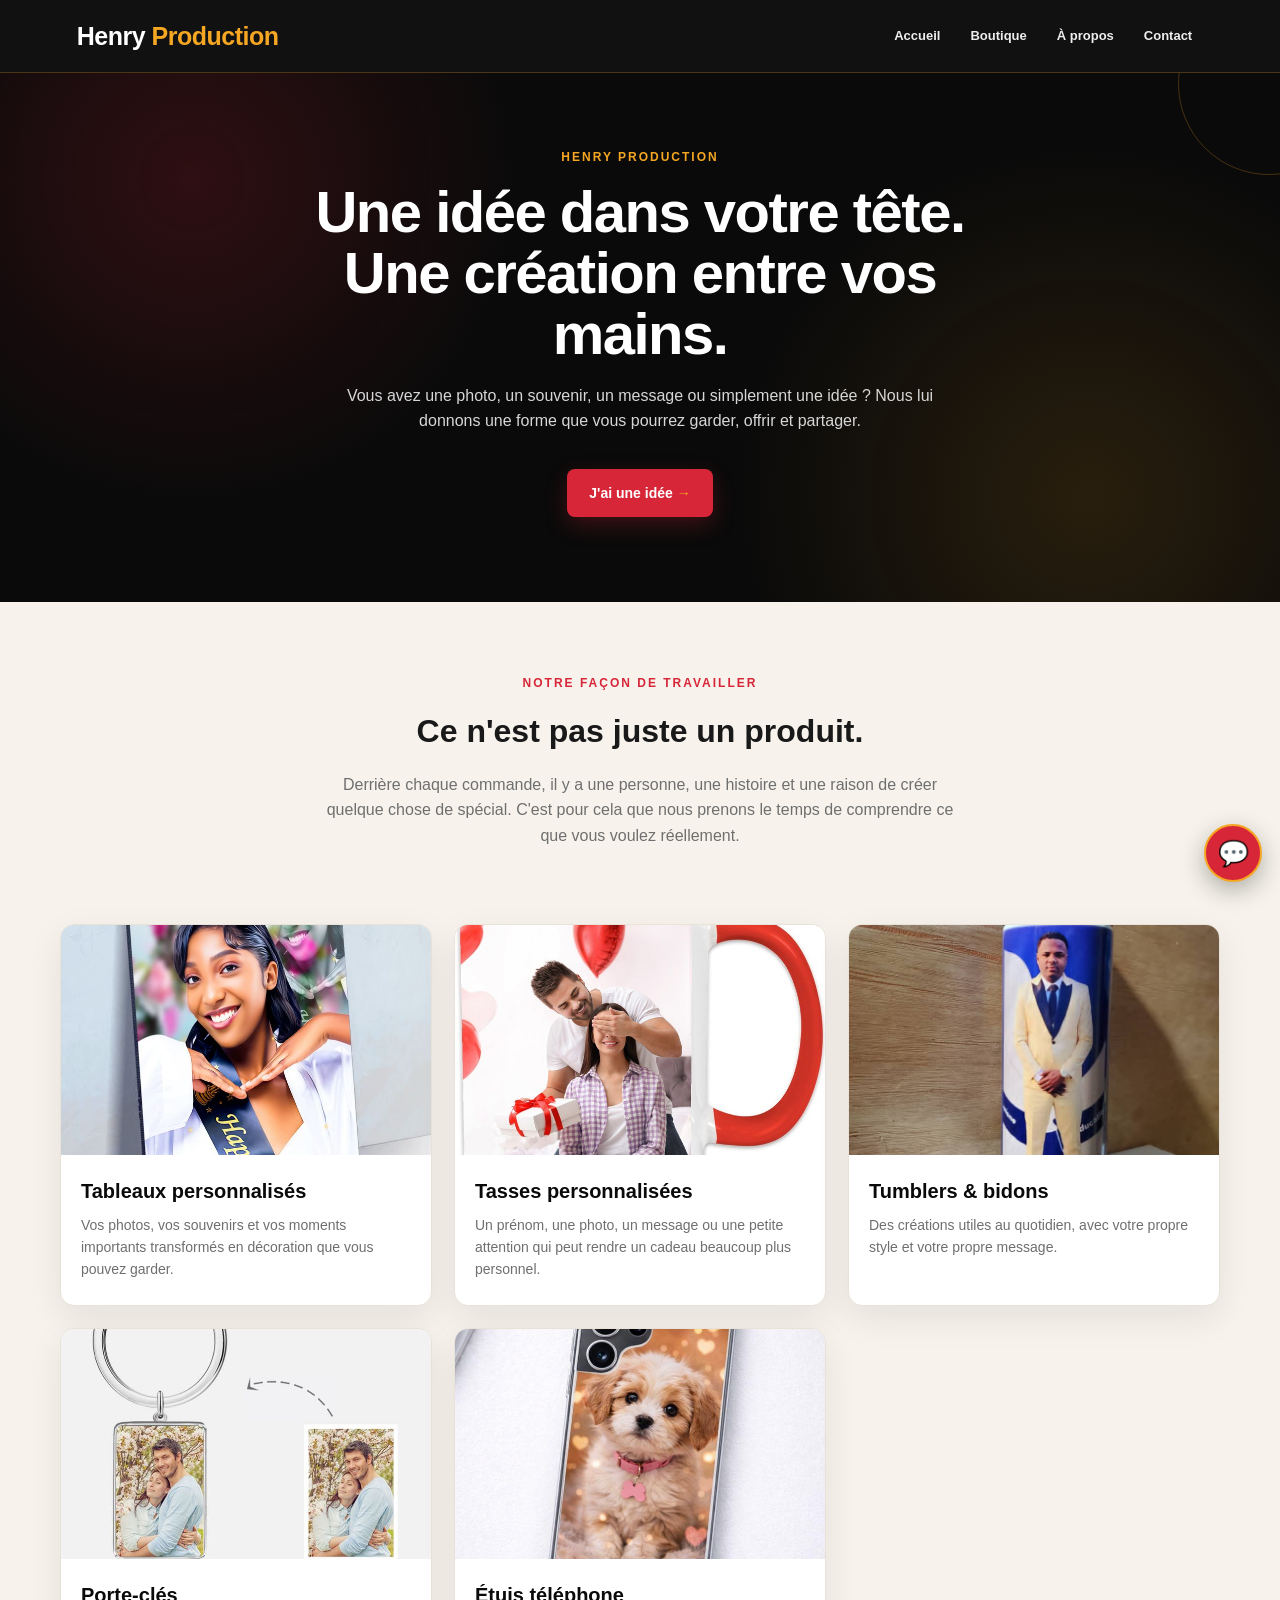
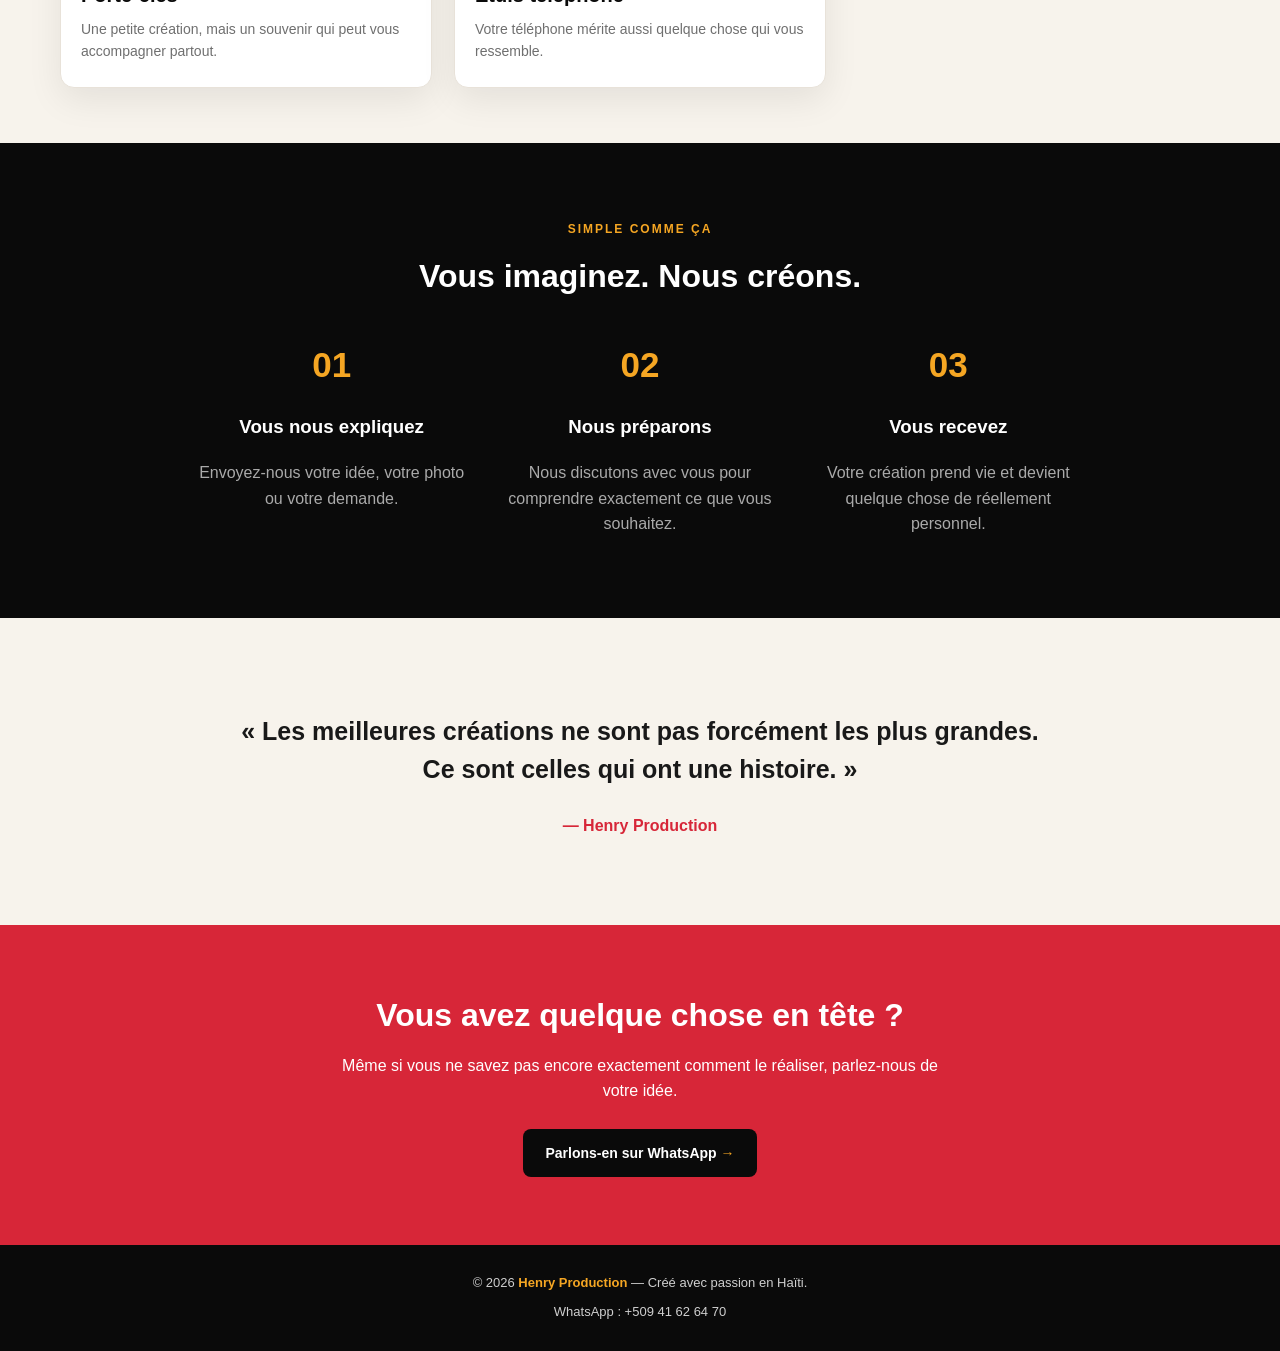
<file: index.html>
<!DOCTYPE html>
<html lang="fr">
<head>
  <meta charset="UTF-8">

  <meta name="viewport" content="width=device-width, initial-scale=1.0">

  <meta name="description"
    content="Henry Production — créations personnalisées pensées pour vos moments, vos souvenirs et vos idées en Haïti.">

  <title>Henry Production | Une idée. Une création.</title>

  <link rel="stylesheet" href="css/style.css">
</head>

<body>

<!-- =========================
     HEADER
========================= -->

<header>

  <h1>
    Henry <span>Production</span>
  </h1>

  <nav>
    <a href="index.html">Accueil</a>
    <a href="boutique_complet.html">Boutique</a>
    <a href="apropos.html">À propos</a>
    <a href="contact.html">Contact</a>
  </nav>

</header>


<!-- =========================
     HERO
========================= -->

<section class="hero">

  <p style="
    color:#f5a623;
    font-weight:700;
    letter-spacing:2px;
    text-transform:uppercase;
    font-size:12px;
    margin-bottom:15px;
  ">
    Henry Production
  </p>

  <h2>
    Une idée dans votre tête.
    <br>
    Une création entre vos mains.
  </h2>

  <p>
    Vous avez une photo, un souvenir, un message ou simplement
    une idée ? Nous lui donnons une forme que vous pourrez
    garder, offrir et partager.
  </p>

  <a class="btn" href="boutique_complet.html">
    J'ai une idée
  </a>

</section>


<!-- =========================
     NOTRE APPROCHE
========================= -->

<section style="
  max-width:900px;
  margin:auto;
  padding:60px 20px 20px;
  text-align:center;
">

  <p style="
    color:#d72638;
    font-weight:800;
    text-transform:uppercase;
    letter-spacing:2px;
    font-size:12px;
  ">
    Notre façon de travailler
  </p>

  <h2 style="
    font-size:32px;
    margin:10px 0 15px;
  ">
    Ce n'est pas juste un produit.
  </h2>

  <p style="
    color:#6f6f6f;
    max-width:650px;
    margin:auto;
  ">
    Derrière chaque commande, il y a une personne, une histoire
    et une raison de créer quelque chose de spécial.
    C'est pour cela que nous prenons le temps de comprendre
    ce que vous voulez réellement.
  </p>

</section>


<!-- =========================
     PRODUITS
========================= -->

<section class="features">

  <div class="card">

    <img src="img/tableau.jpg" alt="Tableau personnalisé Henry Production">

    <h3>Tableaux personnalisés</h3>

    <p>
      Vos photos, vos souvenirs et vos moments importants
      transformés en décoration que vous pouvez garder.
    </p>

  </div>


  <div class="card">

    <img src="img/tasse.jpg" alt="Tasse personnalisée Henry Production">

    <h3>Tasses personnalisées</h3>

    <p>
      Un prénom, une photo, un message ou une petite attention
      qui peut rendre un cadeau beaucoup plus personnel.
    </p>

  </div>


  <div class="card">

    <img src="img/bidon.jpg" alt="Bidon personnalisé Henry Production">

    <h3>Tumblers & bidons</h3>

    <p>
      Des créations utiles au quotidien, avec votre propre
      style et votre propre message.
    </p>

  </div>


  <div class="card">

    <img src="img/porte-cle.jpg" alt="Porte-clé personnalisé Henry Production">

    <h3>Porte-clés</h3>

    <p>
      Une petite création, mais un souvenir qui peut vous
      accompagner partout.
    </p>

  </div>


  <div class="card">

    <img src="img/etuis.jpg" alt="Étui téléphone personnalisé Henry Production">

    <h3>Étuis téléphone</h3>

    <p>
      Votre téléphone mérite aussi quelque chose qui vous
      ressemble.
    </p>

  </div>

</section>


<!-- =========================
     COMMENT ÇA MARCHE
========================= -->

<section style="
  background:#0a0a0a;
  color:white;
  padding:65px 20px;
  text-align:center;
">

  <p style="
    color:#f5a623;
    font-weight:800;
    text-transform:uppercase;
    letter-spacing:2px;
    font-size:12px;
  ">
    Simple comme ça
  </p>

  <h2 style="
    font-size:32px;
    margin:10px 0 35px;
  ">
    Vous imaginez.
    Nous créons.
  </h2>


  <div style="
    max-width:900px;
    margin:auto;
    display:grid;
    grid-template-columns:repeat(auto-fit,minmax(200px,1fr));
    gap:25px;
  ">

    <div>
      <div style="
        font-size:35px;
        color:#f5a623;
        font-weight:800;
      ">
        01
      </div>

      <h3>Vous nous expliquez</h3>

      <p style="color:#aaa;">
        Envoyez-nous votre idée, votre photo ou votre demande.
      </p>
    </div>


    <div>
      <div style="
        font-size:35px;
        color:#f5a623;
        font-weight:800;
      ">
        02
      </div>

      <h3>Nous préparons</h3>

      <p style="color:#aaa;">
        Nous discutons avec vous pour comprendre exactement
        ce que vous souhaitez.
      </p>
    </div>


    <div>
      <div style="
        font-size:35px;
        color:#f5a623;
        font-weight:800;
      ">
        03
      </div>

      <h3>Vous recevez</h3>

      <p style="color:#aaa;">
        Votre création prend vie et devient quelque chose
        de réellement personnel.
      </p>
    </div>

  </div>

</section>


<!-- =========================
     MESSAGE HUMAIN
========================= -->

<section style="
  max-width:850px;
  margin:auto;
  padding:70px 20px;
  text-align:center;
">

  <p style="
    font-size:25px;
    line-height:1.5;
    font-weight:600;
  ">
    « Les meilleures créations ne sont pas forcément
    les plus grandes. Ce sont celles qui ont une histoire. »
  </p>

  <p style="
    color:#d72638;
    font-weight:700;
  ">
    — Henry Production
  </p>

</section>


<!-- =========================
     CTA
========================= -->

<section style="
  margin:0;
  padding:65px 20px;
  background:#d72638;
  color:white;
  text-align:center;
">

  <h2 style="
    font-size:32px;
    margin:0 0 12px;
  ">
    Vous avez quelque chose en tête ?
  </h2>

  <p style="
    max-width:600px;
    margin:0 auto 25px;
  ">
    Même si vous ne savez pas encore exactement comment
    le réaliser, parlez-nous de votre idée.
  </p>

  <a
    class="btn"
    href="https://wa.me/50941626470"
    style="
      background:#0a0a0a;
      box-shadow:none;
    "
  >
    Parlons-en sur WhatsApp
  </a>

</section>


<!-- =========================
     FOOTER
========================= -->

<footer>

  <p>
    © 2026 <strong>Henry Production</strong>
    — Créé avec passion en Haïti.
  </p>

  <p style="margin-top:8px;">
    WhatsApp : +509 41 62 64 70
  </p>

</footer>


<!-- =========================
     CHATBOT
========================= -->

<script src="js/chatbot.js"></script>

</body>
</html>
</file>
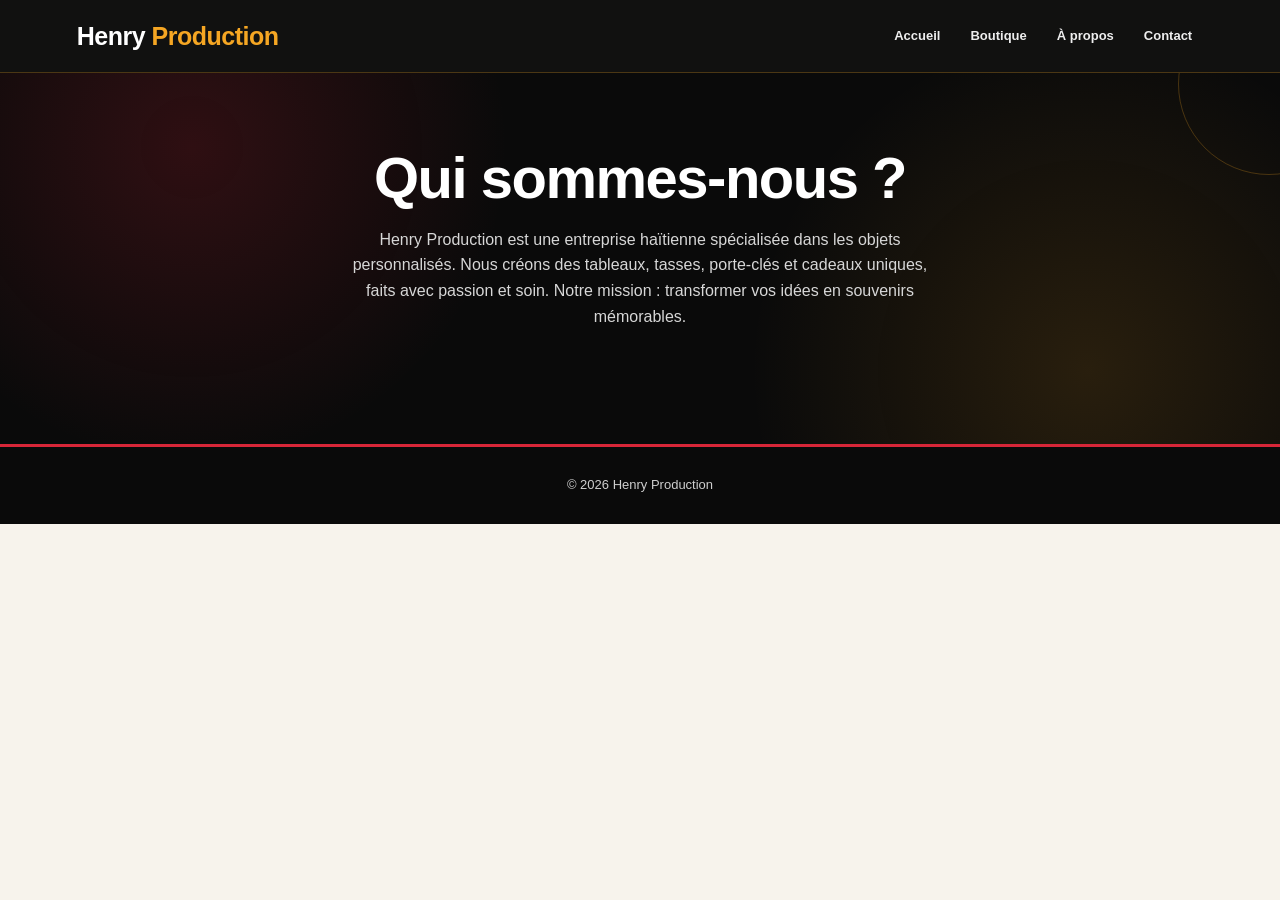
<file: apropos.html>
<!DOCTYPE html>
<html lang="fr">
<head>
  <meta charset="UTF-8">
  <title>À propos - Henry Production</title>
  <link rel="stylesheet" href="css/style.css">
</head>
<body>
<header>
  <h1>Henry <span>Production</span></h1>
  <nav>
    <a href="index.html">Accueil</a>
    <a href="boutique_complet.html">Boutique</a>
    <a href="apropos.html">À propos</a>
    <a href="contact.html">Contact</a>
  </nav>
</header>

<section class="hero">
  <h2>Qui sommes-nous ?</h2>
  <p>Henry Production est une entreprise haïtienne spécialisée dans les objets personnalisés.
  Nous créons des tableaux, tasses, porte-clés et cadeaux uniques, faits avec passion et soin.
  Notre mission : transformer vos idées en souvenirs mémorables.</p>
</section>

<footer>
  <p>© 2026 Henry Production</p>
</footer>
</body>
</html>
</file>
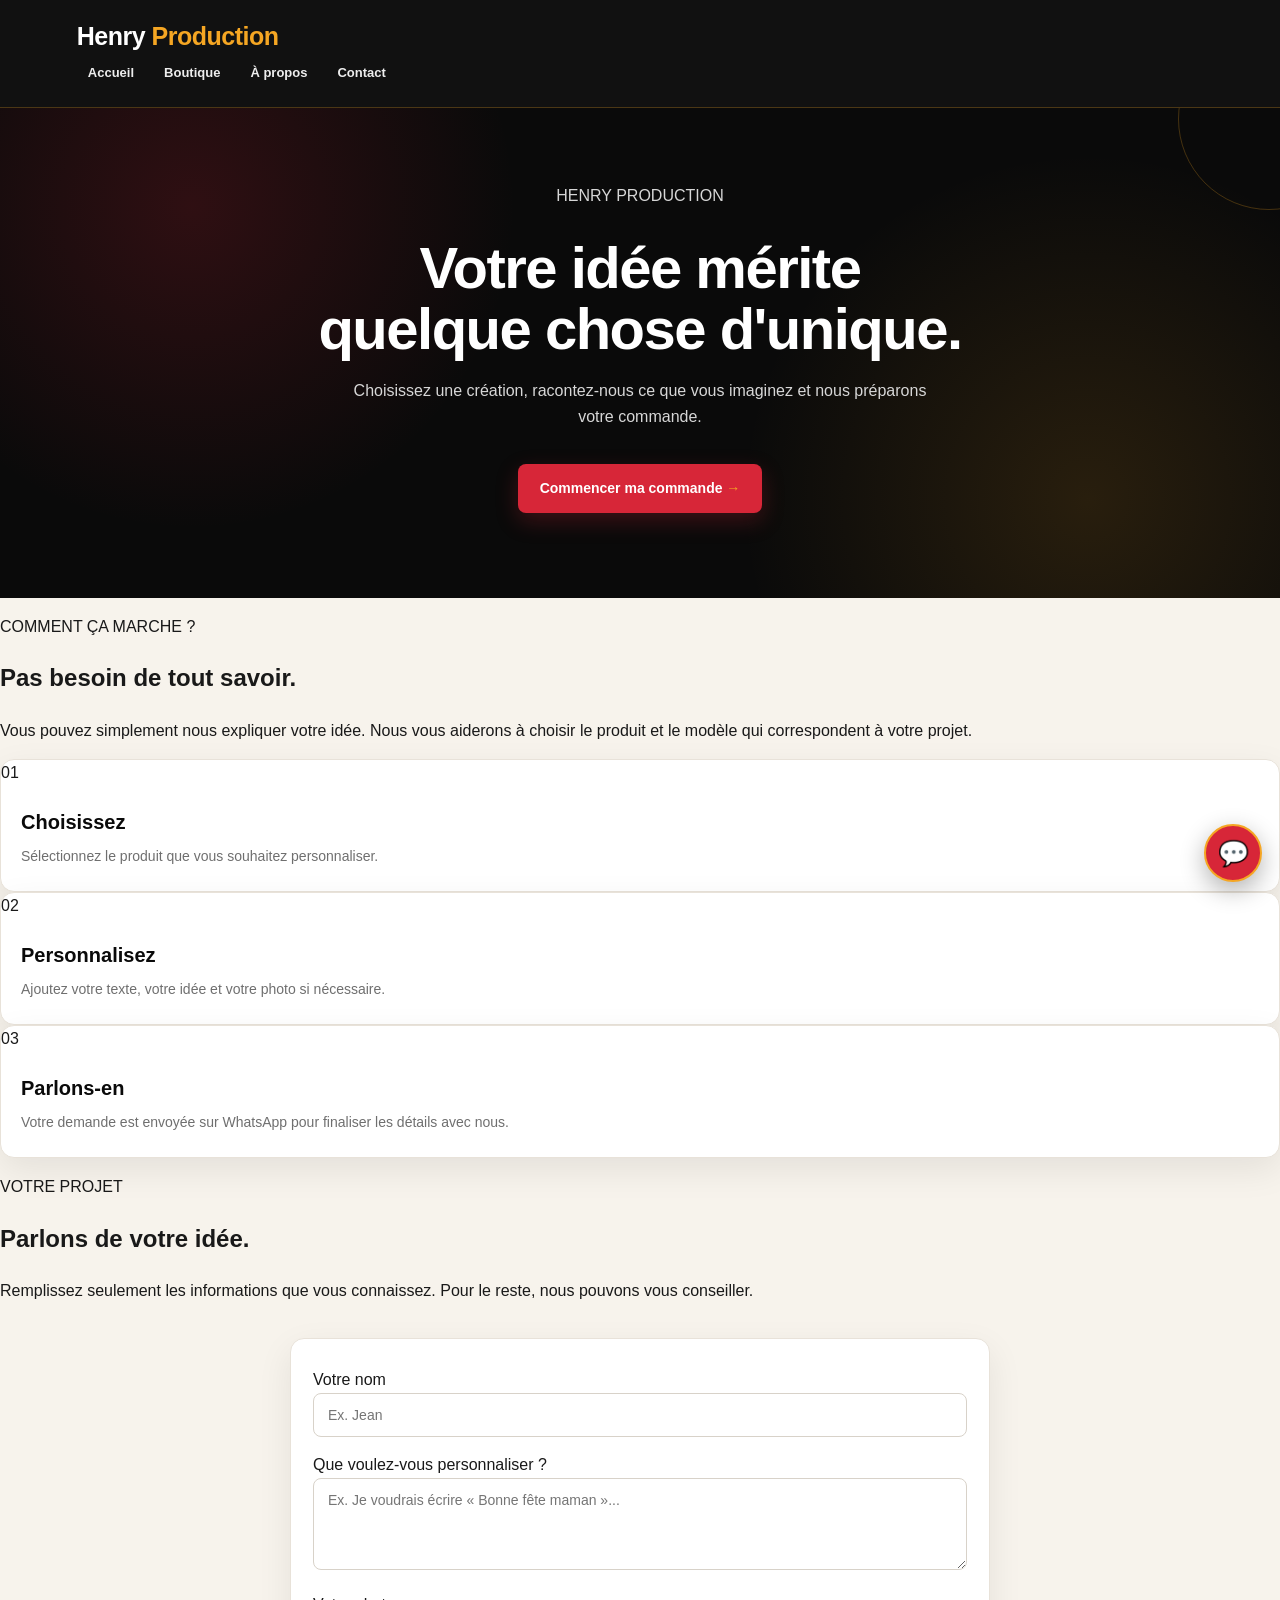
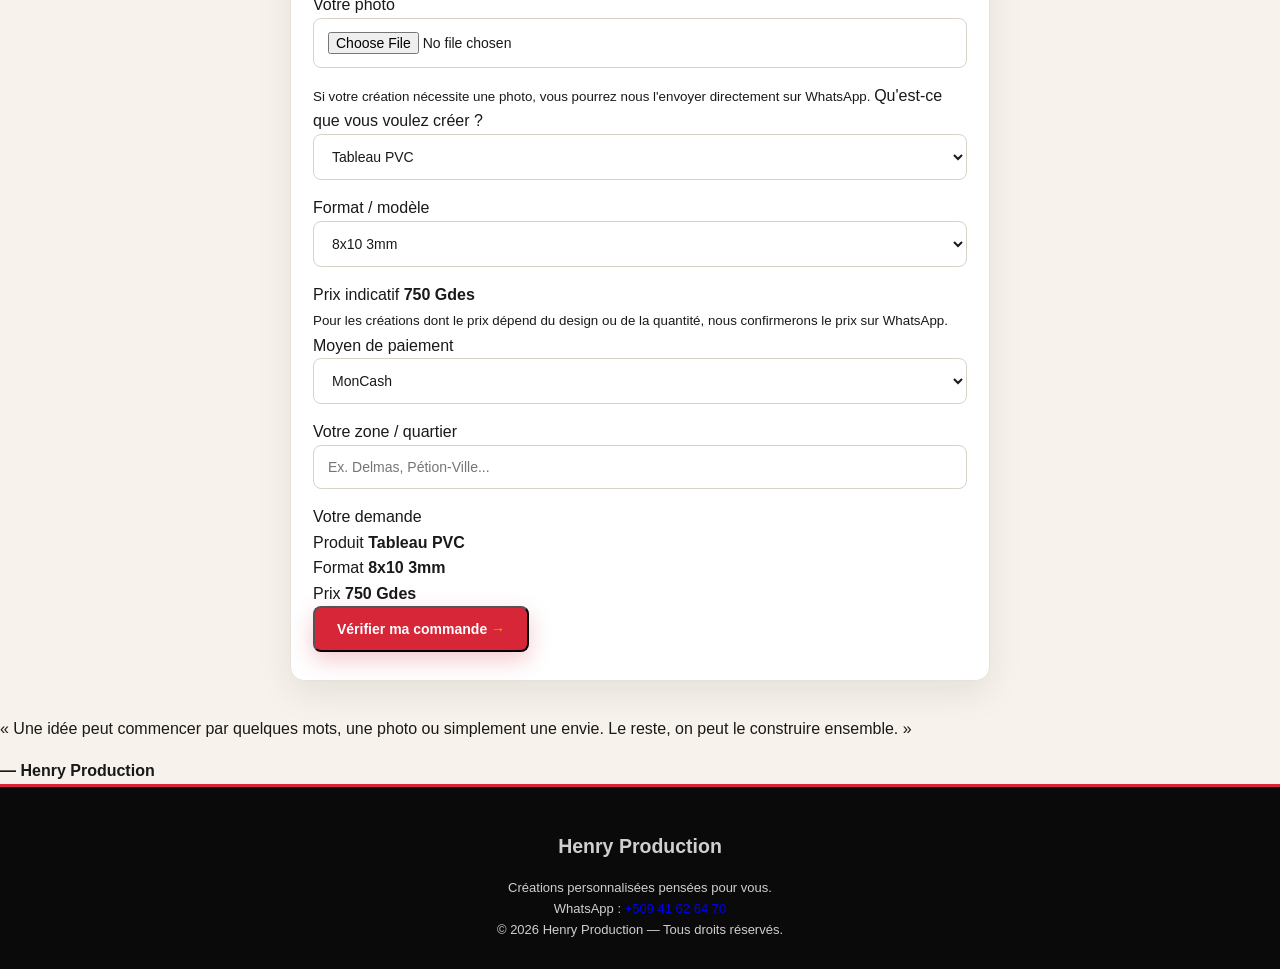
<file: boutique_complet.html>
<!DOCTYPE html>
<html lang="fr">
<head>
  <meta charset="UTF-8">

  <meta name="viewport" content="width=device-width, initial-scale=1.0">

  <meta name="description"
        content="Boutique Henry Production — créations personnalisées, tableaux PVC, tasses, porte-clés, bidons et cadeaux.">

  <meta name="theme-color" content="#0A0A0A">

  <title>Boutique | Henry Production</title>

  <link rel="stylesheet" href="css/style.css">
</head>

<body>

<header>
  <div class="container">
    <h1>Henry <span>Production</span></h1>

    <nav>
      <a href="index.html">Accueil</a>
      <a href="boutique_complet.html" class="active">Boutique</a>
      <a href="apropos.html">À propos</a>
      <a href="contact.html">Contact</a>
    </nav>
  </div>
</header>


<main>

  <!-- INTRODUCTION -->
  <section class="hero">
    <div class="container">

      <p class="eyebrow">HENRY PRODUCTION</p>

      <h2>Votre idée mérite<br>quelque chose d'unique.</h2>

      <p>
        Choisissez une création, racontez-nous ce que vous imaginez
        et nous préparons votre commande.
      </p>

      <a href="#commande" class="btn">
        Commencer ma commande
      </a>

    </div>
  </section>


  <!-- PETITE INTRO HUMAINE -->
  <section class="section">
    <div class="container">

      <div class="section-title">
        <p class="eyebrow">COMMENT ÇA MARCHE ?</p>

        <h2>Pas besoin de tout savoir.</h2>

        <p>
          Vous pouvez simplement nous expliquer votre idée.
          Nous vous aiderons à choisir le produit et le modèle
          qui correspondent à votre projet.
        </p>
      </div>


      <div class="grid">

        <div class="card">
          <span class="card-number">01</span>
          <h3>Choisissez</h3>
          <p>
            Sélectionnez le produit que vous souhaitez personnaliser.
          </p>
        </div>

        <div class="card">
          <span class="card-number">02</span>
          <h3>Personnalisez</h3>
          <p>
            Ajoutez votre texte, votre idée et votre photo si nécessaire.
          </p>
        </div>

        <div class="card">
          <span class="card-number">03</span>
          <h3>Parlons-en</h3>
          <p>
            Votre demande est envoyée sur WhatsApp pour finaliser
            les détails avec nous.
          </p>
        </div>

      </div>

    </div>
  </section>


  <!-- FORMULAIRE -->
  <section class="section" id="commande">

    <div class="container">

      <div class="section-title">

        <p class="eyebrow">VOTRE PROJET</p>

        <h2>Parlons de votre idée.</h2>

        <p>
          Remplissez seulement les informations que vous connaissez.
          Pour le reste, nous pouvons vous conseiller.
        </p>

      </div>


      <form class="form" id="formBoutique">

        <!-- NOM -->
        <label for="nom">
          Votre nom
        </label>

        <input
          type="text"
          id="nom"
          name="nom"
          placeholder="Ex. Jean"
          autocomplete="name"
          required
        >


        <!-- MESSAGE -->
        <label for="texte">
          Que voulez-vous personnaliser ?
        </label>

        <textarea
          id="texte"
          name="texte"
          rows="4"
          placeholder="Ex. Je voudrais écrire « Bonne fête maman »..."
        ></textarea>


        <!-- PHOTO -->
        <label for="photo">
          Votre photo
        </label>

        <input
          type="file"
          id="photo"
          name="photo"
          accept="image/*"
        >

        <small>
          Si votre création nécessite une photo, vous pourrez nous
          l'envoyer directement sur WhatsApp.
        </small>


        <!-- PRODUIT -->
        <label for="produit">
          Qu'est-ce que vous voulez créer ?
        </label>

        <select
          id="produit"
          name="produit"
          onchange="majOptions()"
        >

          <option value="Tableau PVC">
            Tableau PVC
          </option>

          <option value="Tasse">
            Tasse
          </option>

          <option value="Porte-clé">
            Porte-clé
          </option>

          <option value="Bidon">
            Bidon / Tumbler
          </option>

          <option value="Agenda / Cahier">
            Agenda / Cahier
          </option>

          <option value="Bijoux">
            Bijoux
          </option>

          <option value="Bourse">
            Bourse
          </option>

          <option value="Maillot">
            Impression Maillot
          </option>

          <option value="Plaque Céramique">
            Plaque Céramique
          </option>

          <option value="Autres">
            Autres
          </option>

        </select>


        <!-- OPTION -->
        <label for="options">
          Format / modèle
        </label>

        <select
          id="options"
          name="options"
          onchange="calculPrix()"
        ></select>


        <!-- PRIX -->
        <div class="price-box">

          <span class="price-label">
            Prix indicatif
          </span>

          <strong>
            <span id="prix">0</span> Gdes
          </strong>

        </div>

        <small>
          Pour les créations dont le prix dépend du design ou de la
          quantité, nous confirmerons le prix sur WhatsApp.
        </small>


        <!-- PAIEMENT -->
        <label for="paiement">
          Moyen de paiement
        </label>

        <select
          id="paiement"
          name="paiement"
        >

          <option value="MonCash">
            MonCash
          </option>

          <option value="NatCash">
            NatCash
          </option>

        </select>


        <!-- ZONE -->
        <label for="zone">
          Votre zone / quartier
        </label>

        <input
          type="text"
          id="zone"
          name="zone"
          placeholder="Ex. Delmas, Pétion-Ville..."
        >


        <!-- RÉSUMÉ -->
        <div class="order-summary">

          <div class="summary-title">
            Votre demande
          </div>

          <div class="summary-row">
            <span>Produit</span>
            <strong id="resumeProduit">
              Tableau PVC
            </strong>
          </div>

          <div class="summary-row">
            <span>Format</span>
            <strong id="resumeOption">
              —
            </strong>
          </div>

          <div class="summary-row">
            <span>Prix</span>
            <strong>
              <span id="resumePrix">0</span> Gdes
            </strong>
          </div>

        </div>


        <!-- BOUTON -->
        <button
          type="button"
          class="btn"
          onclick="preparerCommande()"
        >
          Vérifier ma commande
        </button>

      </form>

    </div>

  </section>


  <!-- CONFIRMATION -->
  <section
    class="section confirmation-section"
    id="confirmation"
    style="display:none;"
  >

    <div class="container">

      <div class="section-title">

        <p class="eyebrow">DERNIÈRE ÉTAPE</p>

        <h2>Voici votre demande.</h2>

        <p>
          Vérifiez les informations avant de nous envoyer votre commande.
        </p>

      </div>


      <div class="confirmation-card">

        <div id="confirmationDetails"></div>


        <div class="confirmation-actions">

          <button
            type="button"
            class="btn"
            onclick="envoyerCommandeWhatsApp()"
          >
            Confirmer sur WhatsApp
          </button>

          <button
            type="button"
            class="btn btn-secondary"
            onclick="modifierCommande()"
          >
            Modifier
          </button>

        </div>

      </div>

    </div>

  </section>


  <!-- MESSAGE HUMAIN -->
  <section class="section">

    <div class="container">

      <div class="quote-box">

        <p>
          « Une idée peut commencer par quelques mots,
          une photo ou simplement une envie.
          Le reste, on peut le construire ensemble. »
        </p>

        <strong>
          — Henry Production
        </strong>

      </div>

    </div>

  </section>

</main>


<!-- FOOTER -->
<footer>

  <div class="container">

    <h2>
      Henry <span>Production</span>
    </h2>

    <p>
      Créations personnalisées pensées pour vous.
    </p>

    <p>
      WhatsApp :
      <a
        href="https://wa.me/50941626470"
        target="_blank"
        rel="noopener"
      >
        +509 41 62 64 70
      </a>
    </p>

    <p>
      © 2026 Henry Production — Tous droits réservés.
    </p>

  </div>

</footer>


<!-- CHATBOT -->
<script src="js/chatbot.js"></script>


<!-- CATALOGUE ET COMMANDE -->
<script src="js/script_boutique.js"></script>


<script>

  /*
   * Henry Production
   * Parcours de commande
   */

  let commande = {};


  /*
   * Mettre à jour le résumé
   */
  function mettreAJourResume() {

    const produit =
      document.getElementById("produit").value;

    const options =
      document.getElementById("options");

    const option =
      options.options[options.selectedIndex]
        ? options.options[options.selectedIndex].text
        : "—";

    const prix =
      document.getElementById("prix").innerText;


    document.getElementById("resumeProduit").innerText =
      produit;

    document.getElementById("resumeOption").innerText =
      option;

    document.getElementById("resumePrix").innerText =
      prix;
  }


  /*
   * Préparer la commande
   */
  function preparerCommande() {

    const nom =
      document.getElementById("nom").value.trim();

    const texte =
      document.getElementById("texte").value.trim();

    const produit =
      document.getElementById("produit").value;

    const options =
      document.getElementById("options");

    const option =
      options.options[options.selectedIndex]
        ? options.options[options.selectedIndex].text
        : "";

    const prix =
      document.getElementById("prix").innerText;

    const paiement =
      document.getElementById("paiement").value;

    const zone =
      document.getElementById("zone").value.trim();

    const photo =
      document.getElementById("photo").files.length > 0
        ? "Oui"
        : "Non";


    /*
     * Vérification du nom
     */
    if (!nom) {

      alert("Indiquez votre nom avant de continuer.");

      document.getElementById("nom").focus();

      return;
    }


    /*
     * Sauvegarde de la commande
     */
    commande = {

      nom: nom,

      texte: texte || "Non précisé",

      produit: produit,

      option: option,

      prix: prix,

      paiement: paiement,

      zone: zone || "À préciser",

      photo: photo

    };


    /*
     * Affichage du résumé
     */
    document.getElementById(
      "confirmationDetails"
    ).innerHTML = `

      <div class="summary-row">
        <span>Client</span>
        <strong>${echapper(commande.nom)}</strong>
      </div>

      <div class="summary-row">
        <span>Produit</span>
        <strong>${echapper(commande.produit)}</strong>
      </div>

      <div class="summary-row">
        <span>Format / modèle</span>
        <strong>${echapper(commande.option)}</strong>
      </div>

      <div class="summary-row">
        <span>Personnalisation</span>
        <strong>${echapper(commande.texte)}</strong>
      </div>

      <div class="summary-row">
        <span>Photo</span>
        <strong>${commande.photo}</strong>
      </div>

      <div class="summary-row">
        <span>Prix indicatif</span>
        <strong>${echapper(commande.prix)} Gdes</strong>
      </div>

      <div class="summary-row">
        <span>Paiement</span>
        <strong>${echapper(commande.paiement)}</strong>
      </div>

      <div class="summary-row">
        <span>Zone</span>
        <strong>${echapper(commande.zone)}</strong>
      </div>

    `;


    /*
     * Afficher la confirmation
     */
    document.getElementById(
      "confirmation"
    ).style.display = "block";


    /*
     * Faire défiler vers la confirmation
     */
    document.getElementById(
      "confirmation"
    ).scrollIntoView({
      behavior: "smooth"
    });

  }


  /*
   * Envoyer sur WhatsApp
   */
  function envoyerCommandeWhatsApp() {

    if (!commande.nom) {

      alert("Veuillez préparer votre commande.");

      return;
    }


    const message =

`Bonjour Henry Production.

Je souhaite passer une commande.

━━━━━━━━━━━━━━━━━━
👤 CLIENT
Nom : ${commande.nom}

🛍️ PRODUIT
Produit : ${commande.produit}
Format / modèle : ${commande.option}

✍️ PERSONNALISATION
${commande.texte}

📷 PHOTO
${commande.photo}

💰 PRIX INDICATIF
${commande.prix} Gdes

💳 PAIEMENT
${commande.paiement}

📍 ZONE
${commande.zone}
━━━━━━━━━━━━━━━━━━

Je souhaite confirmer cette demande avec vous.

Merci.`;



    const url =
      "https://wa.me/50941626470?text=" +
      encodeURIComponent(message);


    window.open(
      url,
      "_blank"
    );

  }


  /*
   * Modifier la commande
   */
  function modifierCommande() {

    document.getElementById(
      "confirmation"
    ).style.display = "none";


    document.getElementById(
      "commande"
    ).scrollIntoView({
      behavior: "smooth"
    });

  }


  /*
   * Protection du texte affiché dans HTML
   */
  function echapper(texte) {

    return String(texte)

      .replace(/&/g, "&amp;")

      .replace(/</g, "&lt;")

      .replace(/>/g, "&gt;")

      .replace(/"/g, "&quot;")

      .replace(/'/g, "&#039;");

  }


  /*
   * Mise à jour automatique du résumé
   */
  document
    .getElementById("produit")
    .addEventListener(
      "change",
      function() {

        setTimeout(
          mettreAJourResume,
          50
        );

      }
    );


  document
    .getElementById("options")
    .addEventListener(
      "change",
      mettreAJourResume
    );


  /*
   * Initialisation
   */
  setTimeout(
    mettreAJourResume,
    100
  );

</script>

</body>
</html>
</file>
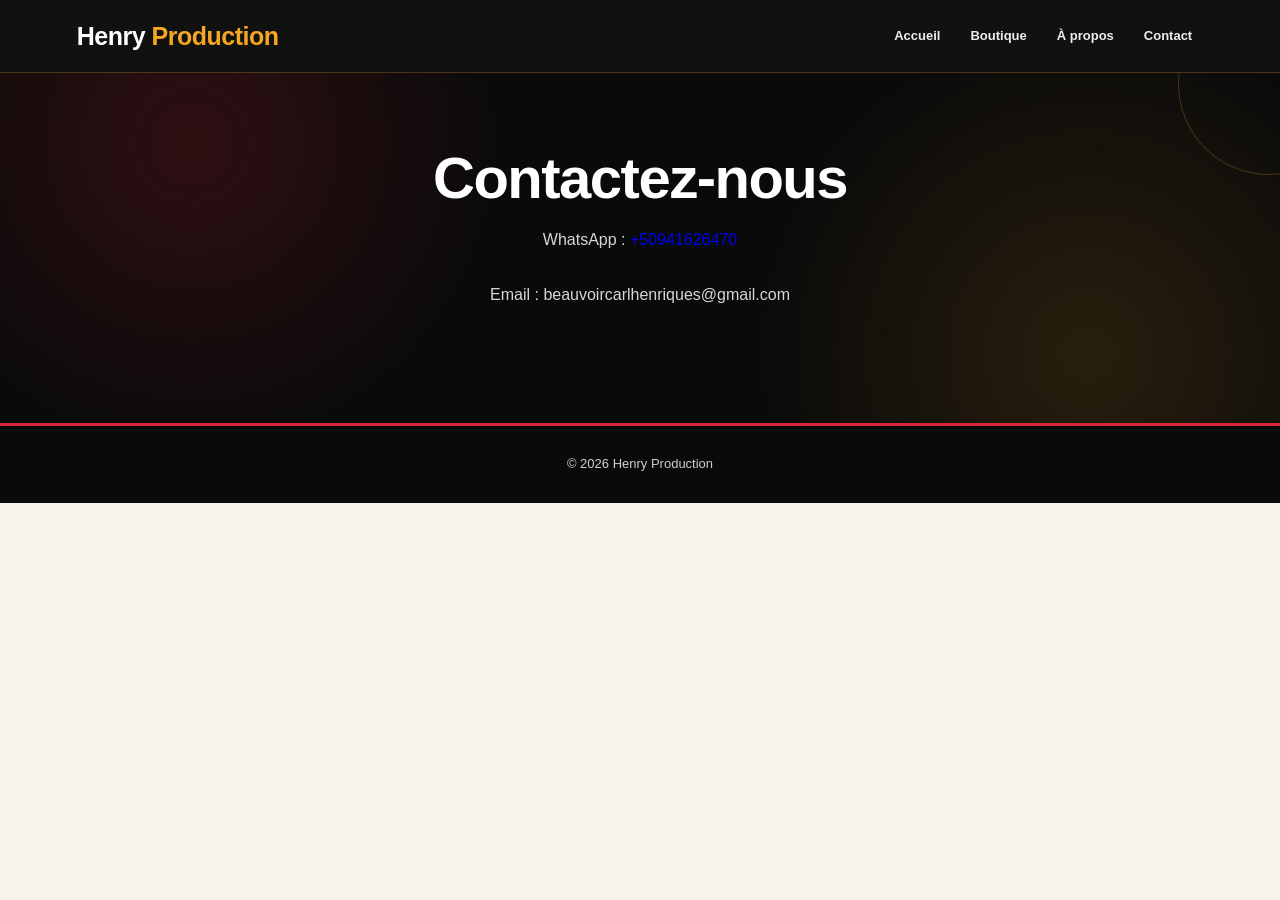
<file: contact.html>
<!DOCTYPE html>
<html lang="fr">
<head>
  <meta charset="UTF-8">
  <title>Contact - Henry Production</title>
  <link rel="stylesheet" href="css/style.css">
</head>
<body>
<header>
  <h1>Henry <span>Production</span></h1>
  <nav>
    <a href="index.html">Accueil</a>
    <a href="boutique_complet.html">Boutique</a>
    <a href="apropos.html">À propos</a>
    <a href="contact.html">Contact</a>
  </nav>
</header>

<section class="hero">
  <h2>Contactez-nous</h2>
  <p>WhatsApp : <a href="https://wa.me/50941626470">+50941626470</a></p>
  <p>Email : beauvoircarlhenriques@gmail.com</p>
</section>

<footer>
  <p>© 2026 Henry Production</p>
</footer>
</body>
</html>
</file>
<file: css/style.css>
/* =========================================================
   HENRY PRODUCTION — IDENTITÉ VISUELLE
   Humain • Créatif • Haïtien • Premium
========================================================= */

:root {
  --black: #0a0a0a;
  --black-soft: #141414;
  --red: #d72638;
  --red-dark: #a91c2b;
  --gold: #f5a623;
  --cream: #f7f3ec;
  --white: #ffffff;
  --text: #191919;
  --muted: #6f6f6f;
  --border: #e8e2d9;
  --shadow: 0 12px 35px rgba(10, 10, 10, 0.08);
}

/* =========================
   BASE
========================= */

* {
  box-sizing: border-box;
}

html {
  scroll-behavior: smooth;
}

body {
  margin: 0;
  padding: 0;
  font-family: "Segoe UI", Arial, sans-serif;
  background: var(--cream);
  color: var(--text);
  line-height: 1.6;
}

img {
  max-width: 100%;
  display: block;
}

a {
  text-decoration: none;
}

/* =========================
   HEADER
========================= */

header {
  position: sticky;
  top: 0;
  z-index: 1000;
  background: rgba(10, 10, 10, 0.97);
  color: var(--white);
  padding: 16px 20px;
  border-bottom: 1px solid rgba(245, 166, 35, 0.25);
}

header h1 {
  margin: 0;
  font-size: 25px;
  font-weight: 800;
  letter-spacing: -0.5px;
}

header h1 span {
  color: var(--gold);
}

nav {
  margin-top: 12px;
  display: flex;
  justify-content: center;
  flex-wrap: wrap;
  gap: 8px;
}

nav a {
  color: #eeeeee;
  padding: 7px 11px;
  border-radius: 20px;
  font-size: 13px;
  font-weight: 600;
  transition: 0.25s ease;
}

nav a:hover {
  background: var(--red);
  color: white;
}

/* =========================
   HERO
========================= */

.hero {
  position: relative;
  overflow: hidden;
  text-align: center;
  padding: 75px 20px 85px;
  background:
    radial-gradient(circle at 15% 20%, rgba(215, 38, 56, 0.18), transparent 28%),
    radial-gradient(circle at 85% 80%, rgba(245, 166, 35, 0.13), transparent 30%),
    var(--black);
  color: white;
}

.hero::before {
  content: "";
  position: absolute;
  width: 180px;
  height: 180px;
  border: 1px solid rgba(245, 166, 35, 0.25);
  border-radius: 50%;
  right: -80px;
  top: -80px;
}

.hero h2 {
  max-width: 760px;
  margin: 0 auto 18px;
  font-size: clamp(32px, 7vw, 58px);
  line-height: 1.05;
  letter-spacing: -1.5px;
}

.hero p {
  max-width: 600px;
  margin: 0 auto 30px;
  color: #d7d7d7;
  font-size: 16px;
}

.hero .btn {
  margin-top: 5px;
}

/* =========================
   BUTTONS
========================= */

.btn {
  display: inline-block;
  background: var(--red);
  color: white;
  padding: 13px 22px;
  border-radius: 8px;
  font-weight: 700;
  font-size: 14px;
  box-shadow: 0 8px 22px rgba(215, 38, 56, 0.25);
  transition: 0.25s ease;
}

.btn:hover {
  background: var(--red-dark);
  transform: translateY(-2px);
}

.btn::after {
  content: " →";
  color: var(--gold);
}

/* =========================
   PRODUCT SECTION
========================= */

.features {
  max-width: 1200px;
  margin: auto;
  display: grid;
  grid-template-columns: 1fr;
  gap: 22px;
  padding: 55px 20px;
}

.card {
  position: relative;
  overflow: hidden;
  background: var(--white);
  padding: 0 0 24px;
  border-radius: 14px;
  border: 1px solid var(--border);
  box-shadow: var(--shadow);
  text-align: left;
  transition: 0.3s ease;
}

.card:hover {
  transform: translateY(-5px);
  box-shadow: 0 18px 40px rgba(10, 10, 10, 0.13);
}

.card img {
  width: 100%;
  height: 210px;
  object-fit: cover;
  margin: 0;
  border-radius: 0;
}

.card h3 {
  margin: 20px 20px 7px;
  font-size: 20px;
  color: var(--black);
}

.card p {
  margin: 0 20px;
  color: var(--muted);
  font-size: 14px;
}

/* =========================
   FORMULAIRES
========================= */

form.form {
  max-width: 700px;
  margin: 35px auto;
  padding: 28px 22px;
  background: white;
  border-radius: 14px;
  border: 1px solid var(--border);
  box-shadow: var(--shadow);
}

form input,
form select,
form textarea {
  width: 100%;
  padding: 13px 14px;
  margin-bottom: 15px;
  border-radius: 8px;
  border: 1px solid #d8d2c9;
  background: #fff;
  color: var(--text);
  font-family: inherit;
  font-size: 14px;
  outline: none;
}

form input:focus,
form select:focus,
form textarea:focus {
  border-color: var(--red);
  box-shadow: 0 0 0 3px rgba(215, 38, 56, 0.08);
}

/* =========================
   FOOTER
========================= */

footer {
  background: var(--black);
  color: #cfcfcf;
  text-align: center;
  padding: 28px 18px;
  font-size: 13px;
  border-top: 3px solid var(--red);
}

footer p {
  margin: 0;
}

footer strong {
  color: var(--gold);
}

/* =========================
   CHATBOT
========================= */

#hp-chat-button {
  position: fixed;
  right: 18px;
  bottom: 18px;
  width: 58px;
  height: 58px;
  border: 2px solid var(--gold);
  border-radius: 50%;
  background: var(--red);
  color: white;
  font-size: 25px;
  cursor: pointer;
  box-shadow: 0 8px 25px rgba(0, 0, 0, 0.3);
  z-index: 9999;
  transition: 0.25s ease;
}

#hp-chat-button:hover {
  transform: scale(1.08);
}

#hp-chatbox {
  position: fixed;
  right: 18px;
  bottom: 88px;
  width: 350px;
  max-width: calc(100vw - 24px);
  height: 500px;
  background: white;
  border-radius: 18px;
  box-shadow: 0 15px 45px rgba(0, 0, 0, 0.3);
  overflow: hidden;
  display: none;
  flex-direction: column;
  z-index: 9998;
  border: 1px solid #ddd;
}

#hp-chatbox.hp-open {
  display: flex;
}

.hp-chat-header {
  background: var(--black);
  color: white;
  padding: 15px;
  display: flex;
  justify-content: space-between;
  align-items: center;
  border-bottom: 2px solid var(--gold);
}

.hp-chat-header strong {
  display: block;
  color: var(--gold);
  font-size: 16px;
}

.hp-chat-header small {
  color: #bbb;
  font-size: 11px;
}

#hp-chat-close {
  border: none;
  background: transparent;
  color: white;
  font-size: 26px;
  cursor: pointer;
}

.hp-chat-messages {
  flex: 1;
  padding: 15px;
  overflow-y: auto;
  background: #f7f3ec;
}

.hp-msg {
  max-width: 82%;
  padding: 10px 13px;
  margin-bottom: 10px;
  border-radius: 14px;
  font-size: 14px;
  line-height: 1.45;
  word-wrap: break-word;
}

.hp-bot {
  background: white;
  color: #222;
  border: 1px solid #e6e0d7;
  margin-right: auto;
}

.hp-user {
  background: var(--red);
  color: white;
  margin-left: auto;
}

.hp-chat-quick {
  display: flex;
  gap: 6px;
  padding: 8px;
  overflow-x: auto;
  background: white;
  border-top: 1px solid #eee;
}

.hp-chat-quick button {
  white-space: nowrap;
  border: 1px solid var(--red);
  background: white;
  color: var(--red);
  padding: 7px 10px;
  border-radius: 20px;
  cursor: pointer;
  font-size: 12px;
}

.hp-chat-quick button:hover {
  background: var(--red);
  color: white;
}

.hp-chat-form {
  display: flex;
  padding: 10px;
  background: white;
  border-top: 1px solid #eee;
}

#hp-chat-input {
  flex: 1;
  border: 1px solid #ddd;
  border-radius: 20px;
  padding: 10px 13px;
  outline: none;
  font-size: 14px;
}

#hp-chat-input:focus {
  border-color: var(--red);
}

.hp-chat-form button {
  width: 42px;
  height: 42px;
  margin-left: 7px;
  border: none;
  border-radius: 50%;
  background: var(--red);
  color: white;
  cursor: pointer;
  font-size: 18px;
}

/* =========================
   DESKTOP
========================= */

@media (min-width: 768px) {

  header {
    display: flex;
    align-items: center;
    justify-content: space-between;
    padding: 16px 6%;
  }

  nav {
    margin-top: 0;
  }

  .features {
    grid-template-columns: repeat(3, 1fr);
  }

  .card img {
    height: 230px;
  }
}

/* =========================
   MOBILE
========================= */

@media (max-width: 480px) {

  header h1 {
    font-size: 23px;
  }

  nav {
    gap: 3px;
  }

  nav a {
    font-size: 12px;
    padding: 6px 8px;
  }

  .hero {
    padding: 60px 18px 70px;
  }

  .hero h2 {
    font-size: 34px;
  }

  .hero p {
    font-size: 14px;
  }

  .features {
    padding: 35px 15px;
  }

  .card img {
    height: 220px;
  }

  #hp-chatbox {
    right: 10px;
    bottom: 82px;
    width: calc(100vw - 20px);
    height: 70vh;
    max-height: 520px;
  }

  #hp-chat-button {
    right: 15px;
    bottom: 15px;
  }
}
</file>
